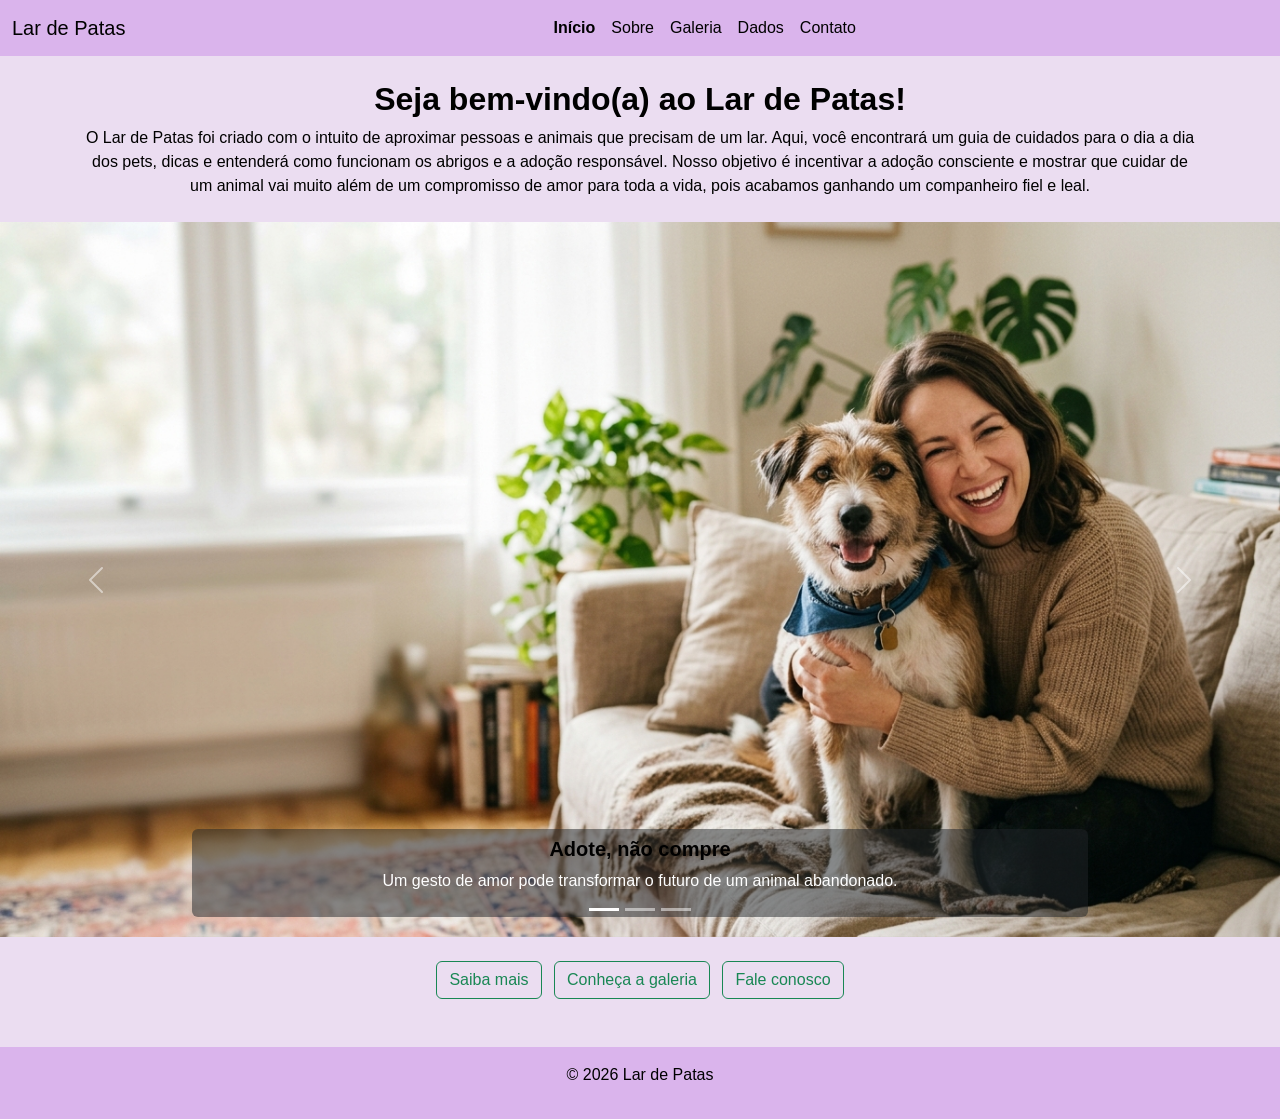
<file: index.html>
<!DOCTYPE html>
<html lang="pt-BR">
    <head>
        <meta charset="UTF-8">
        <meta name="viewport" content="width=device-width, initial-scale=1.0">
        <title>Lar de Patas</title>
        <!-- Recurso de CSS do Bootstrap -->
        <link href="https://cdn.jsdelivr.net/npm/bootstrap@5.3.3/dist/css/bootstrap.min.css" rel="stylesheet" integrity="sha384-QWTKZyjpPEjISv5WaRU9OFeRpok6YctnYmDr5pNlyT2bRjXh0JMhjY6hW+ALEwIH" crossorigin="anonymous">
        <!-- Meu CSS -->
        <link rel="stylesheet" href="css/style.css">

      </head>
    <body>
<nav class="navbar navbar-expand-lg bg-body-tertiary">
  <div class="container-fluid">
    <a class="navbar-brand" href="index.html">Lar de Patas</a>
    <button class="navbar-toggler" type="button" data-bs-toggle="collapse" data-bs-target="#navbarSupportedContent" aria-controls="navbarSupportedContent" aria-expanded="false" aria-label="Toggle navigation">
      <span class="navbar-toggler-icon"></span>
    </button>
    <div class="collapse navbar-collapse" id="navbarSupportedContent">
      <ul class="navbar-nav mx-auto mb-2 mb-lg-0">
        <li class="nav-item">
          <a class="nav-link active" aria-current="page" href="index.html">Início</a>
        </li>
        <li class="nav-item">
          <a class="nav-link" href="sobre.html">Sobre</a>
        </li>
        <li class="nav-item">
          <a class="nav-link" href="galeria.html">Galeria</a>
        </li>
        <li class="nav-item">
          <a class="nav-link" href="dados.html">Dados</a>
        </li>
        <li class="nav-item">
          <a class="nav-link" href="contato.html">Contato</a>
        </li>
      </ul>
    </div>
  </div>
</nav>

<div class="container my-4 text-center">
    <h2>Seja bem-vindo(a) ao Lar de Patas!</h2>
    <p>O Lar de Patas foi criado com o intuito de aproximar pessoas e animais que precisam de um lar. Aqui, você encontrará um guia de cuidados para o dia a dia dos pets, dicas e entenderá como funcionam os abrigos e a adoção responsável. Nosso objetivo é incentivar a adoção consciente e mostrar que cuidar de um animal vai muito além de um compromisso de amor para toda a vida, pois acabamos ganhando um companheiro fiel e leal.</p>
</div>

<div id="carouselExampleCaptions" class="carousel slide">
  <div class="carousel-indicators">
    <button type="button" data-bs-target="#carouselExampleCaptions" data-bs-slide-to="0" class="active" aria-current="true" aria-label="Slide 1"></button>
    <button type="button" data-bs-target="#carouselExampleCaptions" data-bs-slide-to="1" aria-label="Slide 2"></button>
    <button type="button" data-bs-target="#carouselExampleCaptions" data-bs-slide-to="2" aria-label="Slide 3"></button>
  </div>
  <div class="carousel-inner">
    <div class="carousel-item active">
      <img src="img/imagem01.jpg" class="d-block w-100" alt="Cachorro que acabou de ser adotado, sendo abraçado por sua tutora.">
      <div class="carousel-caption bg-dark bg-opacity-50 rounded p-2">
        <h5>Adote, não compre</h5>
        <p>Um gesto de amor pode transformar o futuro de um animal abandonado.</p>
      </div>
    </div>
    <div class="carousel-item">
      <img src="img/imagem02.jpg" class="d-block w-100" alt="Tutora escova delicadamente os pelos de seu golden retriever em um quintal ensolarado.">
      <div class="carousel-caption bg-dark bg-opacity-50 rounded p-2">
        <h5>Cuidar é amar</h5>
        <p>Cuidar de um animal é um compromisso para toda a vida, e vale cada momento.</p>
      </div>
    </div>
    <div class="carousel-item">
      <img src="img/imagem03.jpg" class="d-block w-100" alt="Voluntária trabalhando em um abrigo de animais, fazendo carinho e cuidando de vários cães.">
      <div class="carousel-caption bg-dark bg-opacity-50 rounded p-2">
        <h5>Conheça os abrigos</h5>
        <p>Visite um abrigo e descubra como funciona o resgate e a adoção responsável.</p>
      </div>
    </div>
  </div>
  <button class="carousel-control-prev" type="button" data-bs-target="#carouselExampleCaptions" data-bs-slide="prev">
    <span class="carousel-control-prev-icon" aria-hidden="true"></span>
    <span class="visually-hidden">Previous</span>
  </button>
  <button class="carousel-control-next" type="button" data-bs-target="#carouselExampleCaptions" data-bs-slide="next">
    <span class="carousel-control-next-icon" aria-hidden="true"></span>
    <span class="visually-hidden">Next</span>
  </button>
</div>

<div class="container my-4 text-center">
    <a class="btn btn-outline-success mx-1" href="sobre.html">Saiba mais</a>
    <a class="btn btn-outline-success mx-1" href="galeria.html">Conheça a galeria</a>
    <a class="btn btn-outline-success mx-1" href="contato.html">Fale conosco</a>
</div>

 <footer class="text-center py-3 bg-body-tertiary mt-5">
        <p>© 2026 Lar de Patas</p>
    </footer>

        <!-- Recurso de JavaScript do Bootstrap -->
        <script src="https://cdn.jsdelivr.net/npm/bootstrap@5.3.3/dist/js/bootstrap.bundle.min.js" integrity="sha384-YvpcrYf0tY3lHB60NNkmXc5s9fDVZLESaAA55NDzOxhy9GkcIdslK1eN7N6jIeHz" crossorigin="anonymous"></script>
    </body>
</html>
</file>
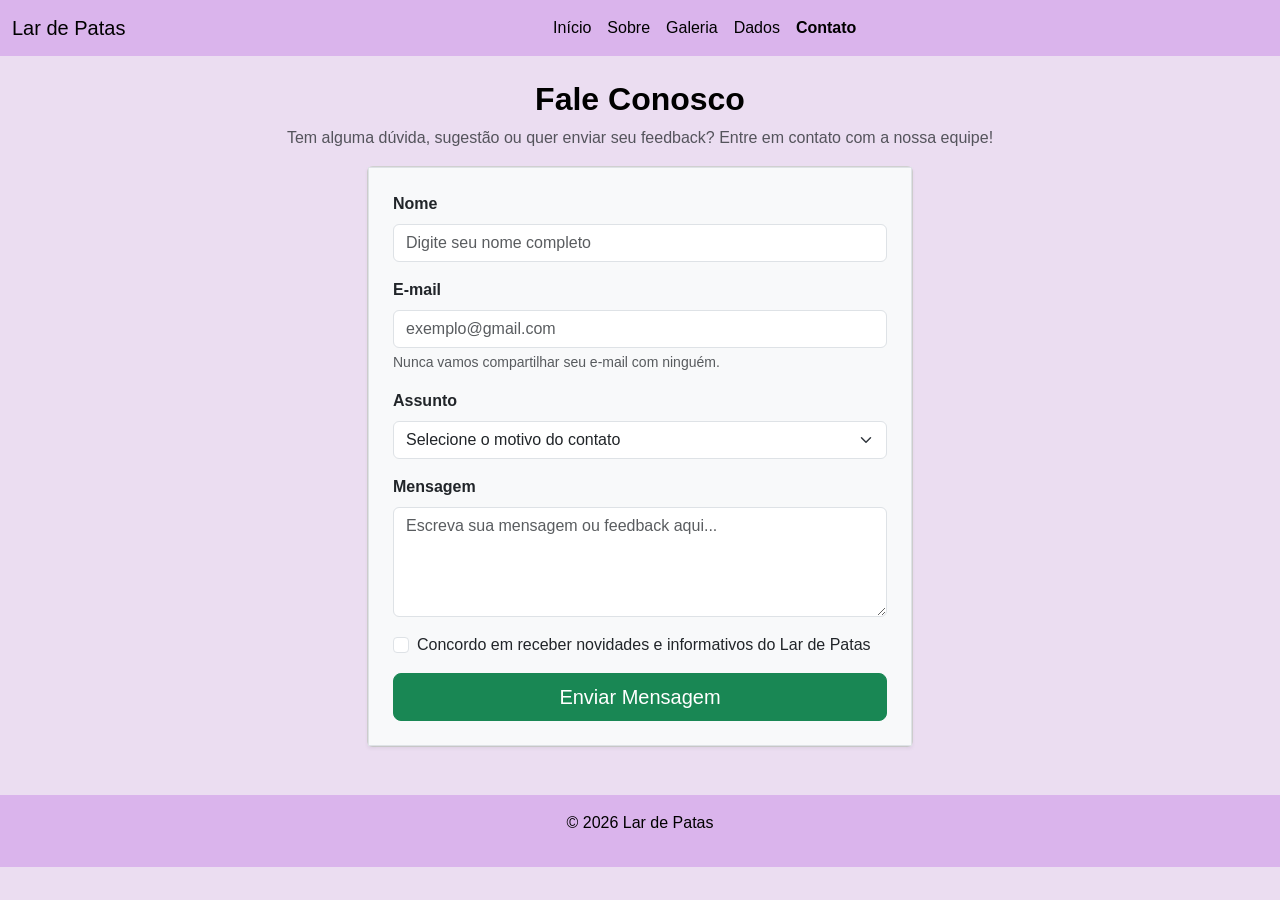
<file: contato.html>
<!DOCTYPE html>
<html lang="pt-BR">
    <head>
        <meta charset="UTF-8">
        <meta name="viewport" content="width=device-width, initial-scale=1.0">
        <title>Contato | Lar de Patas</title>
        <!-- Recurso de CSS do Bootstrap -->
        <link href="https://cdn.jsdelivr.net/npm/bootstrap@5.3.3/dist/css/bootstrap.min.css" rel="stylesheet" integrity="sha384-QWTKZyjpPEjISv5WaRU9OFeRpok6YctnYmDr5pNlyT2bRjXh0JMhjY6hW+ALEwIH" crossorigin="anonymous">
        <!-- Meu CSS -->
        <link rel="stylesheet" href="css/style.css">
        
      </head>
    <body>
      <nav class="navbar navbar-expand-lg bg-body-tertiary">
  <div class="container-fluid">
    <a class="navbar-brand" href="index.html">Lar de Patas</a>
    <button class="navbar-toggler" type="button" data-bs-toggle="collapse" data-bs-target="#navbarSupportedContent" aria-controls="navbarSupportedContent" aria-expanded="false" aria-label="Toggle navigation">
      <span class="navbar-toggler-icon"></span>
    </button>
    <div class="collapse navbar-collapse" id="navbarSupportedContent">
      <ul class="navbar-nav mx-auto mb-2 mb-lg-0">
        <li class="nav-item">
          <a class="nav-link" href="index.html">Início</a>
        </li>
        <li class="nav-item">
          <a class="nav-link" href="sobre.html">Sobre</a>
        </li>
        <li class="nav-item">
          <a class="nav-link" href="galeria.html">Galeria</a>
        </li>
        <li class="nav-item">
          <a class="nav-link" href="dados.html">Dados</a>
        </li>
        <li class="nav-item">
          <a class="nav-link active" aria-current="page" href="contato.html">Contato</a>
        </li>
      </ul>
    </div>
  </div>
</nav>  

<div class="container my-4">
    <div class="text-center">
        <h2 class="text-center">Fale Conosco</h2>
    <p class="text-muted text-center">Tem alguma dúvida, sugestão ou quer enviar seu feedback? Entre em contato com a nossa equipe!</p>
    </div>

    <div class="row justify-content-center">
    
    <div class="col-12 col-md-8 col-lg-6">
        <div class="card">
            <div class="card-body shadow-sm bg-light border p-4">

<!--Criando formulário-->
    <form>
  <div class="mb-3">
    <label for="nome" class="form-label fw-bold">Nome</label>
    <input type="text" class="form-control" id="nome" placeholder="Digite seu nome completo" required>
  </div>

<!--Campo email-->
    <div class="mb-3">
    <label for="email" class="form-label fw-bold">E-mail</label>
    <input type="email" aria-describedby="emailHelp" class="form-control" id="email" placeholder="exemplo@gmail.com" required>
    <div id="emailHelp" class="form-text">Nunca vamos compartilhar seu e-mail com ninguém.</div>
  </div>

  <!--Campo Assunto-->
  <div class="mb-3">
    <label for="assunto" class="form-label fw-bold">Assunto</label>
    <select class="form-select" id="assunto" required>
        <option value="" selected disabled>Selecione o motivo do contato</option>
        <option value="adocao">Dúvida sobre Adoção</option>
        <option value="voluntario">Quero ser Voluntário</option>
        <option value="feedback">Feedback ou Sugestão</option>
        <option value="outro">Outro Assunto</option>
    </select>
    </div>

<!--Campo Mensagem-->
  <div class="mb-3">
    <label for="mensagem" class="form-label fw-bold">Mensagem</label>
  <textarea class="form-control" id="mensagem" rows="4" placeholder="Escreva sua mensagem ou feedback aqui..." required></textarea>
  </div>

<!--Campo Checkbox-->
    <div class="mb-3 form-check">
    <input type="checkbox" class="form-check-input" id="termosCheck">
    <label class="form-check-label" for="termosCheck">Concordo em receber novidades e informativos do Lar de Patas</label>
    </div>

<!--Botão de Envio-->
    <div class="d-grid">
        <button type="submit" class="btn btn-success btn-lg">Enviar Mensagem</button>
    </div>

    </form>
        </div>
    </div>
    </div>

</div>
</div>


    <footer class="text-center py-3 bg-body-tertiary mt-5">
        <p>© 2026 Lar de Patas</p>
    </footer>        

        <!-- Recurso de JavaScript do Bootstrap -->
        <script src="https://cdn.jsdelivr.net/npm/bootstrap@5.3.3/dist/js/bootstrap.bundle.min.js" integrity="sha384-YvpcrYf0tY3lHB60NNkmXc5s9fDVZLESaAA55NDzOxhy9GkcIdslK1eN7N6jIeHz" crossorigin="anonymous"></script>
    </body>
</html>
</file>
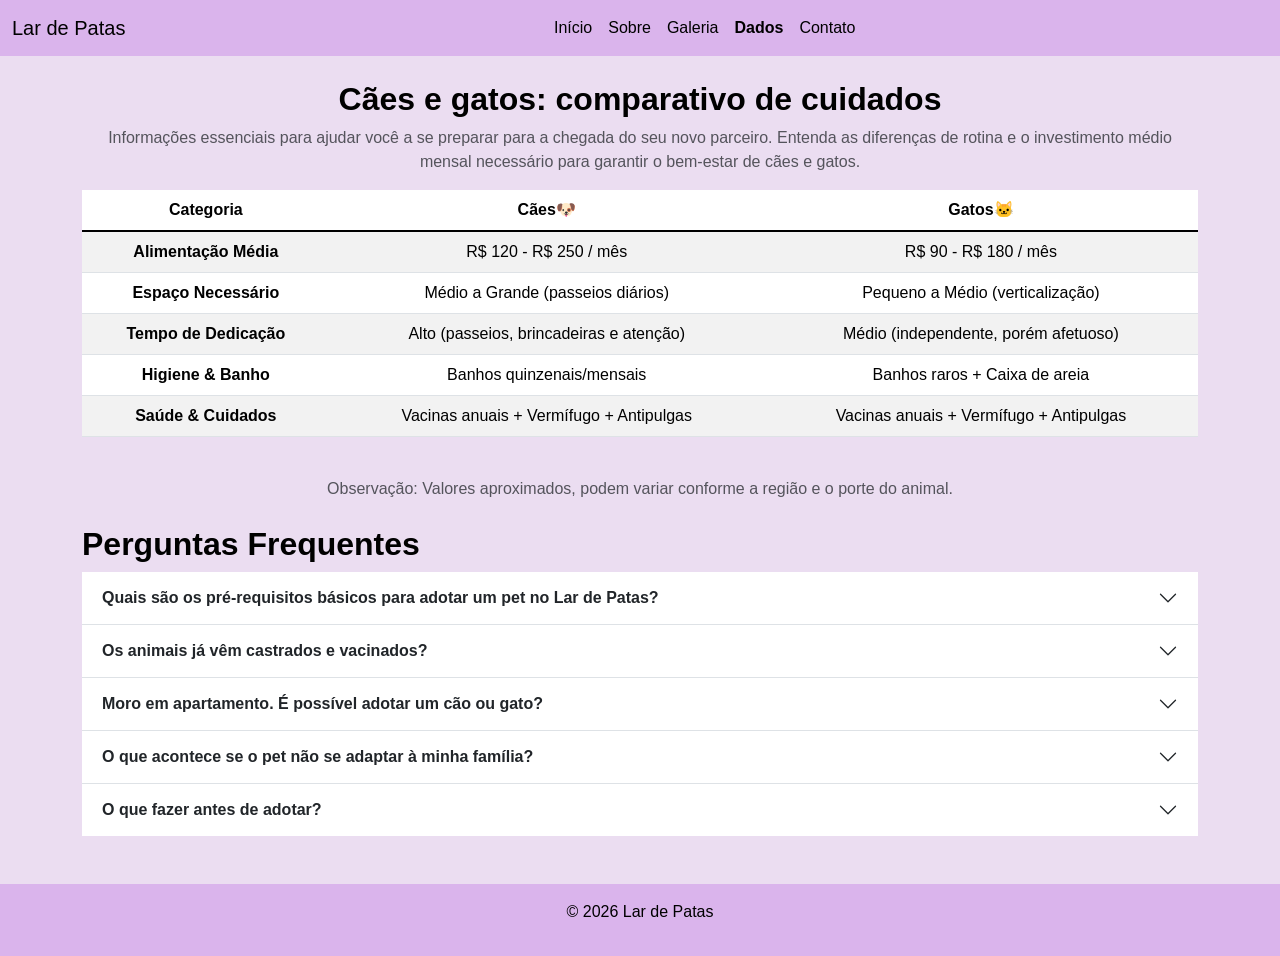
<file: dados.html>
<!DOCTYPE html>
<html lang="pt-BR">
    <head>
        <meta charset="UTF-8">
        <meta name="viewport" content="width=device-width, initial-scale=1.0">
        <title>Dados | Lar de Patas</title>
        <!-- Recurso de CSS do Bootstrap -->
        <link href="https://cdn.jsdelivr.net/npm/bootstrap@5.3.3/dist/css/bootstrap.min.css" rel="stylesheet" integrity="sha384-QWTKZyjpPEjISv5WaRU9OFeRpok6YctnYmDr5pNlyT2bRjXh0JMhjY6hW+ALEwIH" crossorigin="anonymous">
        <!-- Meu CSS -->
        <link rel="stylesheet" href="css/style.css">
        
      </head>
    <body>
<nav class="navbar navbar-expand-lg bg-body-tertiary">
  <div class="container-fluid">
    <a class="navbar-brand" href="index.html">Lar de Patas</a>
    <button class="navbar-toggler" type="button" data-bs-toggle="collapse" data-bs-target="#navbarSupportedContent" aria-controls="navbarSupportedContent" aria-expanded="false" aria-label="Toggle navigation">
      <span class="navbar-toggler-icon"></span>
    </button>
    <div class="collapse navbar-collapse" id="navbarSupportedContent">
      <ul class="navbar-nav mx-auto mb-2 mb-lg-0">
        <li class="nav-item">
          <a class="nav-link" href="index.html">Início</a>
        </li>
        <li class="nav-item">
          <a class="nav-link" href="sobre.html">Sobre</a>
        </li>
        <li class="nav-item">
          <a class="nav-link" href="galeria.html">Galeria</a>
        </li>
        <li class="nav-item">
          <a class="nav-link active" aria-current="page" href="dados.html">Dados</a>
        </li>
        <li class="nav-item">
          <a class="nav-link" href="contato.html">Contato</a>
        </li>
      </ul>
    </div>
  </div>
</nav>

<div class="container my-4">
<h2 class="text-center">Cães e gatos: comparativo de cuidados</h2>
<p class="text-muted text-center">Informações essenciais para ajudar você a se preparar para a chegada do seu novo parceiro. Entenda as diferenças de rotina e o investimento médio mensal necessário para garantir o bem-estar de cães e gatos.</p>

<!---Criando tabela comparativa-->
<div class="table-responsive">
<table class="table table-striped text-center">
  <thead>
    <tr>
      <th scope="col">Categoria</th>
      <th scope="col">Cães🐶</th>
      <th scope="col">Gatos🐱</th>
    </tr>
  </thead>
  <tbody class="table-group-divider">
    <tr>
      <th scope="row">Alimentação Média</th>
      <td>R$ 120 - R$ 250 / mês</td>
      <td>R$ 90 - R$ 180 / mês</td>
    </tr>
    <tr>
      <th scope="row">Espaço Necessário</th>
      <td>Médio a Grande (passeios diários)</td>
      <td>Pequeno a Médio (verticalização)</td>
    </tr>
    <tr>
      <th scope="row">Tempo de Dedicação</th>
      <td>Alto (passeios, brincadeiras e atenção)</td>
      <td>Médio (independente, porém afetuoso)

</td>
    </tr>
    <tr>
      <th scope="row">Higiene & Banho</th>
      <td>Banhos quinzenais/mensais</td>
      <td>Banhos raros + Caixa de areia</td>
    </tr>
    <tr>
      <th scope="row">Saúde & Cuidados</th>
      <td>Vacinas anuais + Vermífugo + Antipulgas</td>
      <td>Vacinas anuais + Vermífugo + Antipulgas</td>
    </tr>
  </tbody>
</table>
</div>

    <p class="text-muted my-4 text-center">Observação: Valores aproximados, podem variar conforme a região e o porte do animal.</p>

<!--Adicionando o accordion (FAQ)-->
<h2>Perguntas Frequentes</h2>
<div class="accordion accordion-flush" id="accordionFAQ">
  <div class="accordion-item">
    <h2 class="accordion-header">
      <button class="accordion-button collapsed fw-bold" type="button" data-bs-toggle="collapse" data-bs-target="#flush-collapseOne" aria-expanded="false" aria-controls="flush-collapseOne">
        Quais são os pré-requisitos básicos para adotar um pet no Lar de Patas?
      </button>
    </h2>
    <div id="flush-collapseOne" class="accordion-collapse collapse" data-bs-parent="#accordionFAQ">
      <div class="accordion-body"> É necessário ter mais de 18 anos, apresentar documento de identidade com foto, comprovante de residência atualizado e passar por uma breve entrevista para entendermos o perfil do lar.</div>
    </div>
  </div>
  <div class="accordion-item">
    <h2 class="accordion-header">
      <button class="accordion-button collapsed fw-bold" type="button" data-bs-toggle="collapse" data-bs-target="#flush-collapseTwo" aria-expanded="false" aria-controls="flush-collapseTwo">
        Os animais já vêm castrados e vacinados?
      </button>
    </h2>
    <div id="flush-collapseTwo" class="accordion-collapse collapse" data-bs-parent="#accordionFAQ">
      <div class="accordion-body">Sim! Todos os animais adultos são entregues devidamente castrados, vacinados e vermifugados. No caso de filhotes que ainda não atingiram a idade mínima para castração, garantimos o encaminhamento para o procedimento gratuito.</div>
    </div>
  </div>
  <div class="accordion-item">
    <h2 class="accordion-header">
      <button class="accordion-button collapsed fw-bold" type="button" data-bs-toggle="collapse" data-bs-target="#flush-collapseThree" aria-expanded="false" aria-controls="flush-collapseThree">
        Moro em apartamento. É possível adotar um cão ou gato?
      </button>
    </h2>
    <div id="flush-collapseThree" class="accordion-collapse collapse" data-bs-parent="#accordionFAQ">
      <div class="accordion-body">Com certeza! Para gatos, exigimos que o apartamento tenha telas de proteção em todas as janelas e sacadas. Para cães, avaliamos o porte, nível de energia e a disposição do tutor para passeios diários.</div>
    </div>
  </div>
    <div class="accordion-item">
    <h2 class="accordion-header">
      <button class="accordion-button collapsed fw-bold" type="button" data-bs-toggle="collapse" data-bs-target="#flush-collapseFour" aria-expanded="false" aria-controls="flush-collapseFour">
        O que acontece se o pet não se adaptar à minha família?
      </button>
    </h2>
    <div id="flush-collapseFour" class="accordion-collapse collapse" data-bs-parent="#accordionFAQ">
      <div class="accordion-body">Oferecemos todo o suporte do nosso time de comportamento animal durante o período de adaptação. Caso a adaptação realmente não ocorra, o animal retorna com total segurança ao nosso abrigo.</div>
    </div>
  </div>
    <div class="accordion-item">
    <h2 class="accordion-header">
      <button class="accordion-button collapsed fw-bold" type="button" data-bs-toggle="collapse" data-bs-target="#flush-collapseFive" aria-expanded="false" aria-controls="flush-collapseFive">
        O que fazer antes de adotar?
      </button>
    </h2>
    <div id="flush-collapseFive" class="accordion-collapse collapse" data-bs-parent="#accordionFAQ">
      <div class="accordion-body">Converse com toda a família, avalie o tempo e os custos, visite o abrigo e conheça o animal pessoalmente. A adoção é um compromisso para a vida toda.</div>
    </div>
  </div>
</div>
</div>


    <footer class="text-center py-3 bg-body-tertiary mt-5">
        <p>© 2026 Lar de Patas</p>
    </footer>        

        <!-- Recurso de JavaScript do Bootstrap -->
        <script src="https://cdn.jsdelivr.net/npm/bootstrap@5.3.3/dist/js/bootstrap.bundle.min.js" integrity="sha384-YvpcrYf0tY3lHB60NNkmXc5s9fDVZLESaAA55NDzOxhy9GkcIdslK1eN7N6jIeHz" crossorigin="anonymous"></script>
    </body>
</html>
</file>
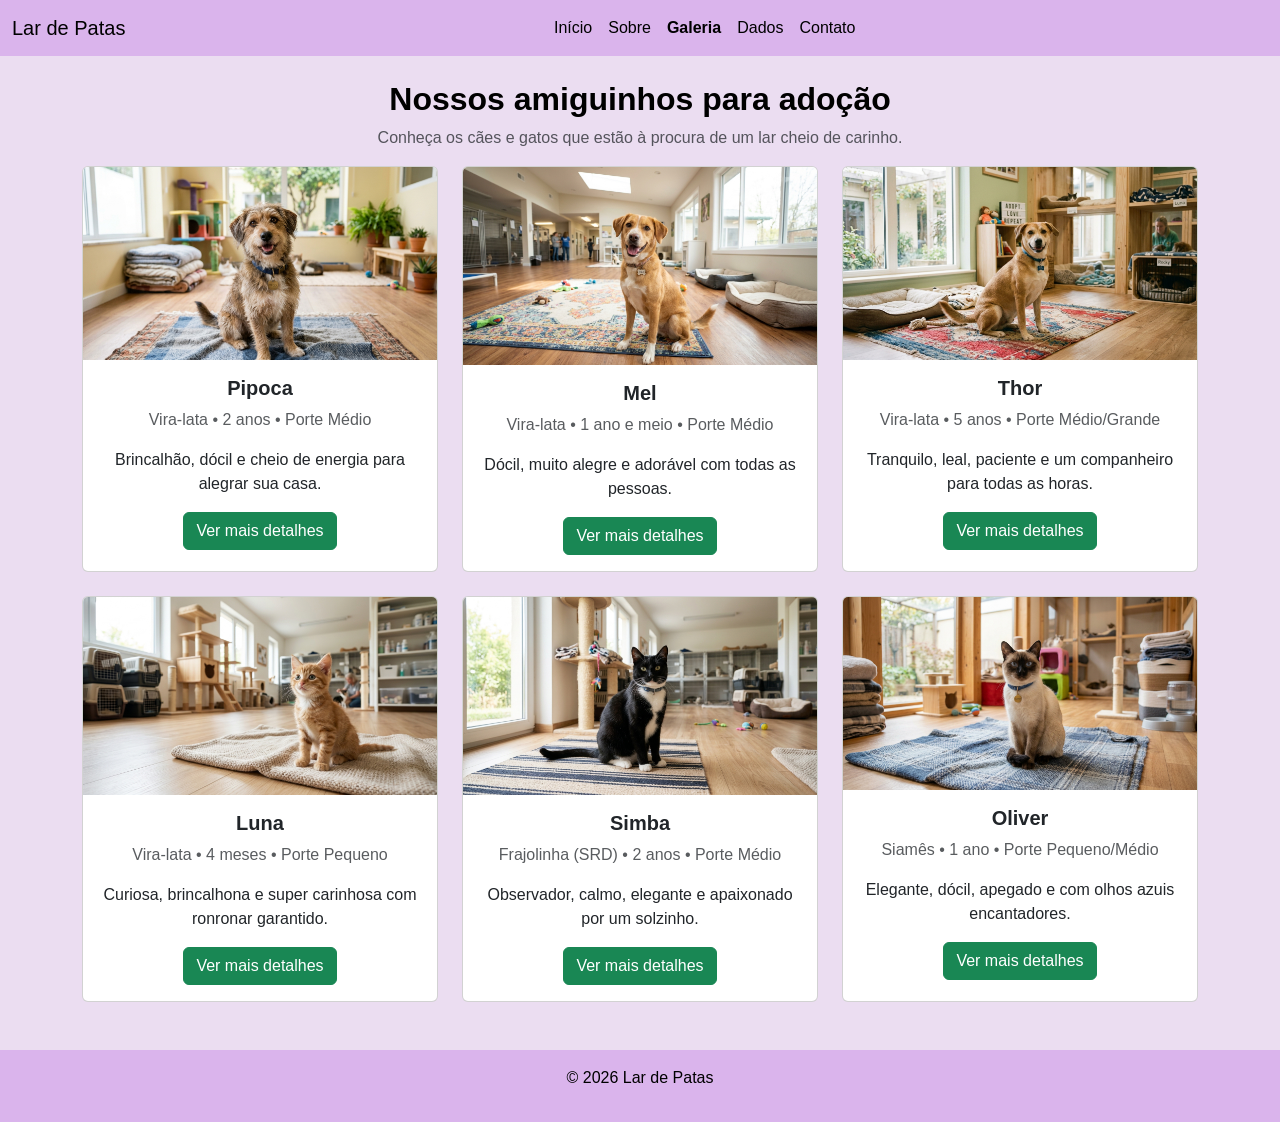
<file: galeria.html>
<!DOCTYPE html>
<html lang="pt-BR">
    <head>
        <meta charset="UTF-8">
        <meta name="viewport" content="width=device-width, initial-scale=1.0">
        <title>Galeria | Lar de Patas</title>
        <!-- Recurso de CSS do Bootstrap -->
        <link href="https://cdn.jsdelivr.net/npm/bootstrap@5.3.3/dist/css/bootstrap.min.css" rel="stylesheet" integrity="sha384-QWTKZyjpPEjISv5WaRU9OFeRpok6YctnYmDr5pNlyT2bRjXh0JMhjY6hW+ALEwIH" crossorigin="anonymous">
        <!-- Meu CSS -->
        <link rel="stylesheet" href="css/style.css">
        
      </head>
    <body>
<nav class="navbar navbar-expand-lg bg-body-tertiary">
  <div class="container-fluid">
    <a class="navbar-brand" href="index.html">Lar de Patas</a>
    <button class="navbar-toggler" type="button" data-bs-toggle="collapse" data-bs-target="#navbarSupportedContent" aria-controls="navbarSupportedContent" aria-expanded="false" aria-label="Toggle navigation">
      <span class="navbar-toggler-icon"></span>
    </button>
    <div class="collapse navbar-collapse" id="navbarSupportedContent">
      <ul class="navbar-nav mx-auto mb-2 mb-lg-0">
        <li class="nav-item">
          <a class="nav-link" href="index.html">Início</a>
        </li>
        <li class="nav-item">
          <a class="nav-link" href="sobre.html">Sobre</a>
        </li>
        <li class="nav-item">
          <a class="nav-link active" aria-current="page" href="galeria.html">Galeria</a>
        </li>
        <li class="nav-item">
          <a class="nav-link" href="dados.html">Dados</a>
        </li>
        <li class="nav-item">
          <a class="nav-link" href="contato.html">Contato</a>
        </li>
      </ul>
    </div>
  </div>
</nav>

 <!-- Card 1: Pipoca -->
<div class="container my-4 text-center">
    <h2>Nossos amiguinhos para adoção</h2>
    <p class="text-muted">Conheça os cães e gatos que estão à procura de um lar cheio de carinho.</p>
    <div class="row g-4">
     <div class="col-12 col-md-6 col-lg-4">
        <div class="card h-100">
  <img src="img/pipoca_dog.jpg" class="card-img-top" alt="Pipoca">
  <div class="card-body">
    <h5 class="card-title">Pipoca</h5>
    <p class="card-text text-muted">Vira-lata • 2 anos • Porte Médio</p>
    <p class="card-text">Brincalhão, dócil e cheio de energia para alegrar sua casa.</p>
    <button type="button" class="btn btn-success" data-bs-toggle="modal" data-bs-target="#modalPipoca">Ver mais detalhes</button>
  </div>
</div>
    </div>

    <!-- Card 2: Mel -->
     <div class="col-12 col-md-6 col-lg-4">
        <div class="card h-100">
  <img src="img/mel_dog.jpg" class="card-img-top" alt="Mel">
  <div class="card-body">
    <h5 class="card-title">Mel</h5>
    <p class="card-text text-muted">Vira-lata • 1 ano e meio • Porte Médio</p>
    <p class="card-text">Dócil, muito alegre e adorável com todas as pessoas.</p>
    <button type="button" class="btn btn-success" data-bs-toggle="modal" data-bs-target="#modalMel">Ver mais detalhes</button>
  </div>
</div>
    </div>

    <!-- Card 3: Thor -->
     <div class="col-12 col-md-6 col-lg-4">
        <div class="card h-100">
  <img src="img/thor_dog.jpg" class="card-img-top" alt="Thor">
  <div class="card-body">
    <h5 class="card-title">Thor</h5>
    <p class="card-text text-muted">Vira-lata • 5 anos • Porte Médio/Grande</p>
    <p class="card-text">Tranquilo, leal, paciente e um companheiro para todas as horas.</p>
    <button type="button" class="btn btn-success" data-bs-toggle="modal" data-bs-target="#modalThor">Ver mais detalhes</button>
  </div>
</div>
    </div>

    <!-- Card 4: Luna -->
     <div class="col-12 col-md-6 col-lg-4">
        <div class="card h-100">
  <img src="img/luna_cat.jpg" class="card-img-top" alt="Luna">
  <div class="card-body">
    <h5 class="card-title">Luna</h5>
    <p class="card-text text-muted">Vira-lata • 4 meses • Porte Pequeno</p>
    <p class="card-text">Curiosa, brincalhona e super carinhosa com ronronar garantido.</p>
    <button type="button" class="btn btn-success" data-bs-toggle="modal" data-bs-target="#modalLuna">Ver mais detalhes</button>
  </div>
</div>
    </div>

    <!-- Card 5: Simba -->
     <div class="col-12 col-md-6 col-lg-4">
        <div class="card h-100">
  <img src="img/simba_cat.jpg" class="card-img-top" alt="Simba">
  <div class="card-body">
    <h5 class="card-title">Simba</h5>
    <p class="card-text text-muted">Frajolinha (SRD) • 2 anos • Porte Médio</p>
    <p class="card-text">Observador, calmo, elegante e apaixonado por um solzinho.</p>
    <button type="button" class="btn btn-success" data-bs-toggle="modal" data-bs-target="#modalSimba">Ver mais detalhes</button>
  </div>
</div>
    </div>

    <!-- Card 6: Oliver -->
     <div class="col-12 col-md-6 col-lg-4">
        <div class="card h-100">
  <img src="img/oliver_cat.jpg" class="card-img-top" alt="Oliver">
  <div class="card-body">
    <h5 class="card-title">Oliver</h5>
    <p class="card-text text-muted">Siamês • 1 ano • Porte Pequeno/Médio</p>
    <p class="card-text">Elegante, dócil, apegado e com olhos azuis encantadores.</p>
    <button type="button" class="btn btn-success" data-bs-toggle="modal" data-bs-target="#modalOliver">Ver mais detalhes</button>
  </div>
</div>
    </div>

    </div>
    </div>

<!-- Modal 1: Pipoca -->
<div class="modal" tabindex="-1" id="modalPipoca">
  <div class="modal-dialog">
    <div class="modal-content">
      <div class="modal-header">
        <h5 class="modal-title">Perfil do Pipoca</h5>
        <button type="button" class="btn-close" data-bs-dismiss="modal" aria-label="Close"></button>
      </div>
      <div class="modal-body">
        <p>Com um sorriso banguela e um olhar cheio de esperança, o Pipoca está pronto para ser a pipoquinha de milho mais amada da sua sala de estar!</p>
        <ul class="list-unstyled text-start">
            <li><strong>Temperamento:</strong> Brincalhão, dócil e muito sociável</li>
            <li><strong>Saúde:</strong> Castrado, vacinado e vermifugado</li>
        </ul>
      </div>
      <div class="modal-footer">
        <button type="button" class="btn btn-secondary" data-bs-dismiss="modal">Fechar</button>
        <a class="btn btn-success" href="contato.html">Quero adotar!</a>
      </div>
    </div>
  </div>
</div>

<!-- Modal 2: Mel -->
 <div class="modal" tabindex="-1" id="modalMel">
  <div class="modal-dialog">
    <div class="modal-content">
      <div class="modal-header">
        <h5 class="modal-title">Perfil da Mel</h5>
        <button type="button" class="btn-close" data-bs-dismiss="modal" aria-label="Close"></button>
      </div>
      <div class="modal-body">
        <p>Com um sorriso contagiante e um coração cheio de amor para dar, a Mel está prontinha para iluminar os seus dias e trazer muito aconchego para o seu lar!</p>
        <ul class="list-unstyled text-start">
            <li><strong>Temperamento:</strong> Dócil, muito alegre, carinhosa e adora interagir com pessoas.</li>
            <li><strong>Saúde:</strong> Castrada, vacinada e vermifugada</li>
        </ul>
      </div>
      <div class="modal-footer">
        <button type="button" class="btn btn-secondary" data-bs-dismiss="modal">Fechar</button>
        <a class="btn btn-success" href="contato.html">Quero adotar!</a>
      </div>
    </div>
  </div>
</div>

<!-- Modal 3: Thor -->
 <div class="modal" tabindex="-1" id="modalThor">
  <div class="modal-dialog">
    <div class="modal-content">
      <div class="modal-header">
        <h5 class="modal-title">Perfil do Thor</h5>
        <button type="button" class="btn-close" data-bs-dismiss="modal" aria-label="Close"></button>
      </div>
      <div class="modal-body">
        <p>Com uma maturidade cheia de doçura e um olhar leal, o Thor prova que o amor maduro é o mais paciente e acolhedor que você pode encontrar!</p>
        <ul class="list-unstyled text-start">
            <li><strong>Temperamento:</strong> Tranquilo, leal e paciente</li>
            <li><strong>Saúde:</strong> Castrado, vacinado e vermifugado</li>
        </ul>
      </div>
      <div class="modal-footer">
        <button type="button" class="btn btn-secondary" data-bs-dismiss="modal">Fechar</button>
        <a class="btn btn-success" href="contato.html">Quero adotar!</a>
      </div>
    </div>
  </div>
</div>

<!-- Modal 4: Luna -->
 <div class="modal" tabindex="-1" id="modalLuna">
  <div class="modal-dialog">
    <div class="modal-content">
      <div class="modal-header">
        <h5 class="modal-title">Perfil da Luna</h5>
        <button type="button" class="btn-close" data-bs-dismiss="modal" aria-label="Close"></button>
      </div>
      <div class="modal-body">
        <p>Com olhinhos cheios de curiosidade e um ronronar aconchegante, a pequena Luna está pronta para saltar direto para o seu coração!</p>
        <ul class="list-unstyled text-start">
            <li><strong>Temperamento:</strong> Curiosa, brincalhona e carinhosa</li>
            <li><strong>Saúde:</strong> Castrada, vacinada e vermifugada</li>
        </ul>
      </div>
      <div class="modal-footer">
        <button type="button" class="btn btn-secondary" data-bs-dismiss="modal">Fechar</button>
        <a class="btn btn-success" href="contato.html">Quero adotar!</a>
      </div>
    </div>
  </div>
</div>

<!-- Modal 5: Simba -->
 <div class="modal" tabindex="-1" id="modalSimba">
  <div class="modal-dialog">
    <div class="modal-content">
      <div class="modal-header">
        <h5 class="modal-title">Perfil do Simba</h5>
        <button type="button" class="btn-close" data-bs-dismiss="modal" aria-label="Close"></button>
      </div>
      <div class="modal-body">
        <p>Com seu charmoso smoking natural e um olhar sereno, o Simba está pronto para ser o pequeno rei do aconchego no seu lar!</p>
        <ul class="list-unstyled text-start">
            <li><strong>Temperamento:</strong> Observador, calmo e afetuoso</li>
            <li><strong>Saúde:</strong> Castrado, vacinado e vermifugado</li>
        </ul>
      </div>
      <div class="modal-footer">
        <button type="button" class="btn btn-secondary" data-bs-dismiss="modal">Fechar</button>
        <a class="btn btn-success" href="contato.html">Quero adotar!</a>
      </div>
    </div>
  </div>
</div>

<!-- Modal 6: Oliver -->
 <div class="modal" tabindex="-1" id="modalOliver">
  <div class="modal-dialog">
    <div class="modal-content">
      <div class="modal-header">
        <h5 class="modal-title">Perfil do Oliver</h5>
        <button type="button" class="btn-close" data-bs-dismiss="modal" aria-label="Close"></button>
      </div>
      <div class="modal-body">
        <p>Com seus olhos azuis profundos e um jeitinho elegante, o Oliver vai conquistar cada cantinho do seu coração e trazer muito charme para o seu dia a dia!</p>
        <ul class="list-unstyled text-start">
            <li><strong>Temperamento:</strong> Elegante, dócil e apegado aos tutores</li>
            <li><strong>Saúde:</strong> Castrado, vacinado e vermifugado</li>
        </ul>
      </div>
      <div class="modal-footer">
        <button type="button" class="btn btn-secondary" data-bs-dismiss="modal">Fechar</button>
        <a class="btn btn-success" href="contato.html">Quero adotar!</a>
      </div>
    </div>
  </div>
</div>

    <footer class="text-center py-3 bg-body-tertiary mt-5">
        <p>© 2026 Lar de Patas</p>
    </footer>        

        <!-- Recurso de JavaScript do Bootstrap -->
        <script src="https://cdn.jsdelivr.net/npm/bootstrap@5.3.3/dist/js/bootstrap.bundle.min.js" integrity="sha384-YvpcrYf0tY3lHB60NNkmXc5s9fDVZLESaAA55NDzOxhy9GkcIdslK1eN7N6jIeHz" crossorigin="anonymous"></script>
    </body>
</html>
</file>
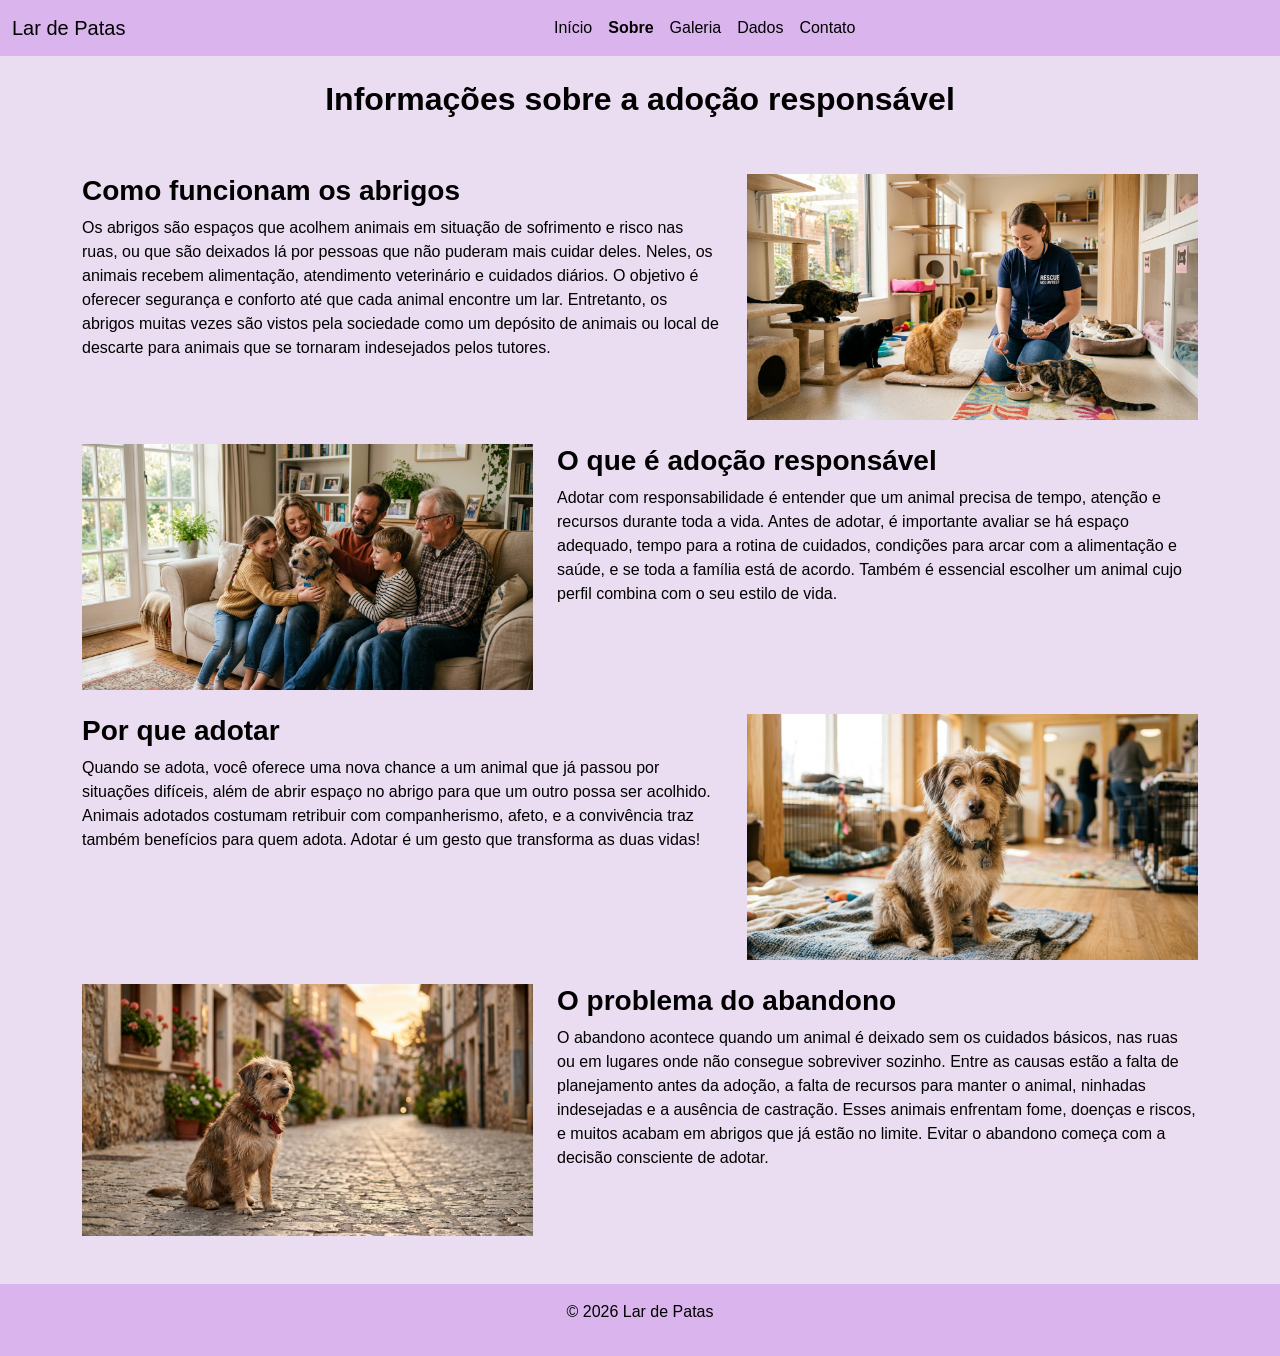
<file: sobre.html>
<!DOCTYPE html>
<html lang="pt-BR">
    <head>
        <meta charset="UTF-8">
        <meta name="viewport" content="width=device-width, initial-scale=1.0">
        <title>Sobre | Lar de Patas</title>
        <!-- Recurso de CSS do Bootstrap -->
        <link href="https://cdn.jsdelivr.net/npm/bootstrap@5.3.3/dist/css/bootstrap.min.css" rel="stylesheet" integrity="sha384-QWTKZyjpPEjISv5WaRU9OFeRpok6YctnYmDr5pNlyT2bRjXh0JMhjY6hW+ALEwIH" crossorigin="anonymous">
        <!-- Meu CSS -->
        <link rel="stylesheet" href="css/style.css">
        
      </head>
    <body>
<nav class="navbar navbar-expand-lg bg-body-tertiary">
  <div class="container-fluid">
    <a class="navbar-brand" href="index.html">Lar de Patas</a>
    <button class="navbar-toggler" type="button" data-bs-toggle="collapse" data-bs-target="#navbarSupportedContent" aria-controls="navbarSupportedContent" aria-expanded="false" aria-label="Toggle navigation">
      <span class="navbar-toggler-icon"></span>
    </button>
    <div class="collapse navbar-collapse" id="navbarSupportedContent">
      <ul class="navbar-nav mx-auto mb-2 mb-lg-0">
        <li class="nav-item">
          <a class="nav-link" href="index.html">Início</a>
        </li>
        <li class="nav-item">
          <a class="nav-link active" aria-current="page" href="sobre.html">Sobre</a>
        </li>
        <li class="nav-item">
          <a class="nav-link" href="galeria.html">Galeria</a>
        </li>
        <li class="nav-item">
          <a class="nav-link" href="dados.html">Dados</a>
        </li>
        <li class="nav-item">
          <a class="nav-link" href="contato.html">Contato</a>
        </li>
      </ul>
    </div>
  </div>
</nav>

<div class="container my-4">
  <!-- Linha exclusiva para o título principal -->
  <div class="row mb-5">
    <div class="col-12 text-center">
      <h2>Informações sobre a adoção responsável</h2>
    </div>
  </div>
  <div class="row my-4">
    <div class="col-12 col-md-7">
      <h3>Como funcionam os abrigos</h3>
      <p>Os abrigos são espaços que acolhem animais em situação de sofrimento e risco nas ruas, ou que são deixados lá por pessoas que não puderam mais cuidar deles. Neles, os animais recebem alimentação, atendimento veterinário e cuidados diários. O objetivo é oferecer segurança e conforto até que cada animal encontre um lar. Entretanto, os abrigos muitas vezes são vistos pela sociedade como um depósito de animais ou local de descarte para animais que se tornaram indesejados pelos tutores.</p>
    </div>
    <div class="col-12 col-md-5">
      <img  class="img-fluid" src="img/abrigos.jpg" alt="Voluntária alimentando gatos em um abrigo.">
    </div>
  </div>
  <div class="row my-4">
    <div class="col-12 col-md-5">
      <img class="img-fluid" src="img/adocao_responsavel.jpg" alt="Família sentada no sofá acariciando o seu novo cachorro que foi adotado.">
    </div>
    <div class="col-12 col-md-7">
      <h3>O que é adoção responsável</h3>
      <p>Adotar com responsabilidade é entender que um animal precisa de tempo, atenção e recursos durante toda a vida. Antes de adotar, é importante avaliar se há espaço adequado, tempo para a rotina de cuidados, condições para arcar com a alimentação e saúde, e se toda a família está de acordo. Também é essencial escolher um animal cujo perfil combina com o seu estilo de vida.</p>
    </div>
    </div>
    <div class="row my-4">
    <div class="col-12 col-md-7">
      <h3>Por que adotar</h3>
      <p>Quando se adota, você oferece uma nova chance a um animal que já passou por situações difíceis, além de abrir espaço no abrigo para que um outro possa ser acolhido. Animais adotados costumam retribuir com companherismo, afeto, e a convivência traz também benefícios para quem adota. Adotar é um gesto que transforma as duas vidas!</p> 
    </div>
    <div class="col-12 col-md-5">
      <img class="img-fluid" src="img/porque_adotar.jpg" alt="Cachorro resgatado que está em um abrigo esperando que alguém o adote.">
    </div>
    </div>
  <div class="row my-4">
    <div class="col-12 col-md-5">
        <img class="img-fluid" src="img/problema_abandono.jpg" alt="Cachorro sentado na rua sozinho.">
    </div>
    <div class="col-12 col-md-7">
        <h3>O problema do abandono</h3>
        <p>O abandono acontece quando um animal é deixado sem os cuidados básicos, nas ruas ou em lugares onde não consegue sobreviver sozinho. Entre as causas estão a falta de planejamento antes da adoção, a falta de recursos para manter o animal, ninhadas indesejadas e a ausência de castração. Esses animais enfrentam fome, doenças e riscos, e muitos acabam em abrigos que já estão no limite. Evitar o abandono começa com a decisão consciente de adotar.</p>
    </div>
  </div>
</div>

    <footer class="text-center py-3 bg-body-tertiary mt-5">
        <p>© 2026 Lar de Patas</p>
    </footer>

        <!-- Recurso de JavaScript do Bootstrap -->
        <script src="https://cdn.jsdelivr.net/npm/bootstrap@5.3.3/dist/js/bootstrap.bundle.min.js" integrity="sha384-YvpcrYf0tY3lHB60NNkmXc5s9fDVZLESaAA55NDzOxhy9GkcIdslK1eN7N6jIeHz" crossorigin="anonymous"></script>
    </body>
</html>
</file>
<file: css/style.css>
body {
    background-color: #ebddf1 !important;
    color: black !important;
    font-family: 'Trebuchet MS', 'Lucida Sans Unicode', 'Lucida Grande', 'Lucida Sans', Arial, sans-serif;
    }   

.bg-body-tertiary{
    background-color: #dab4ec !important;
}

/* Textos e links em marrom suave */
.bg-body-tertiary .nav-link, 
.bg-body-tertiary .navbar-brand,
.bg-body-tertiary p {
    color: black !important;
}

/* Efeito de cor ao passar o mouse (hover) nos links da navbar */
.bg-body-tertiary .nav-link:hover {
    color: rgb(131, 19, 131) !important;
    text-decoration: underline
}

.nav-link.active{
    font-weight: bold;
}

/*Títulos (h1, h2, h3) com o marrom suave ou verde escuro */
h1, h2, h3, h4, h5, h6 {
    color: black;
    font-family: 'Trebuchet MS', 'Lucida Sans Unicode', 'Lucida Grande', 'Lucida Sans', Arial, sans-serif;
    font-weight: 700;
}

/* Classe personalizada para os botões do site */
.btn-patas {
    background-color: #5E9C7E !important;
    border-color: #4C8468 !important;
    color: #ffffff !important;
    font-weight: 600;
}

.btn btn-success:hover, 
.btn btn-success:focus {
    background-color: #4C8468 !important;
    border-color: #4C8468 !important;
    color: #FFFFFF !important;
}
</file>
